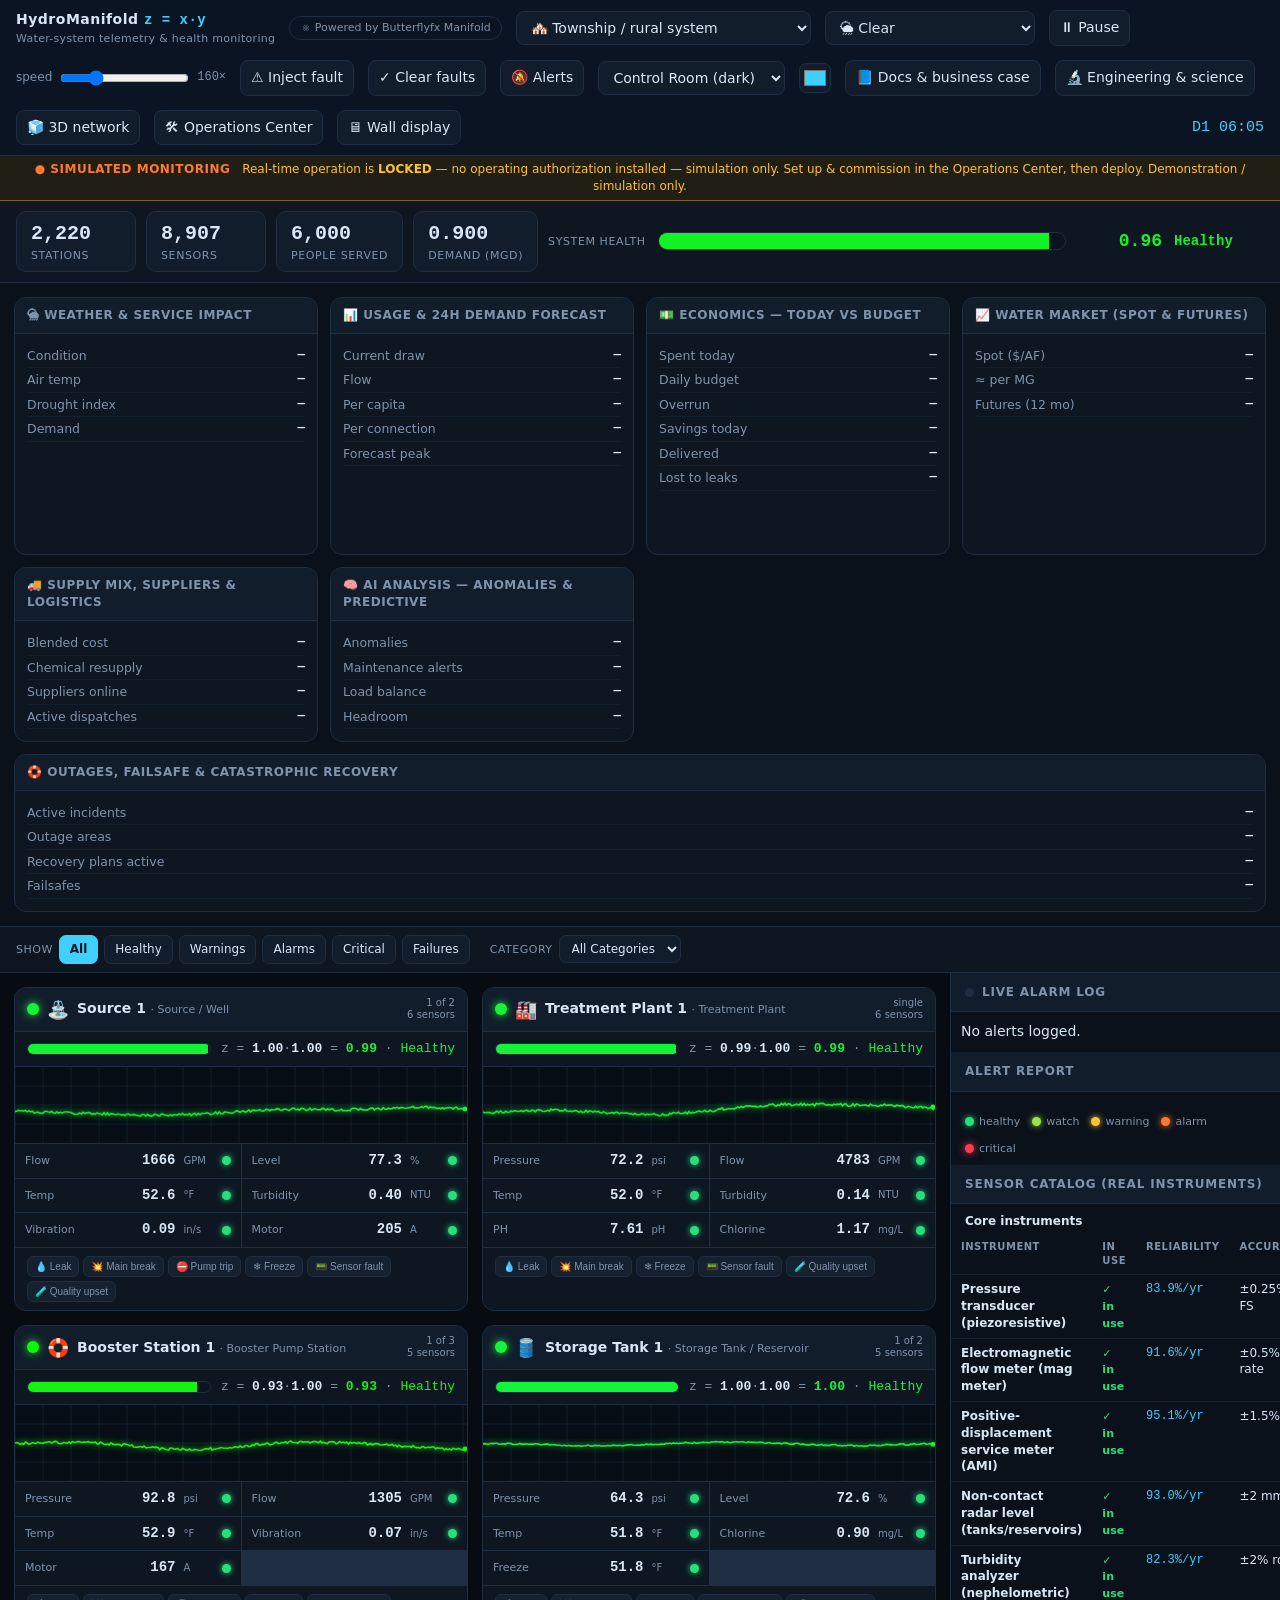
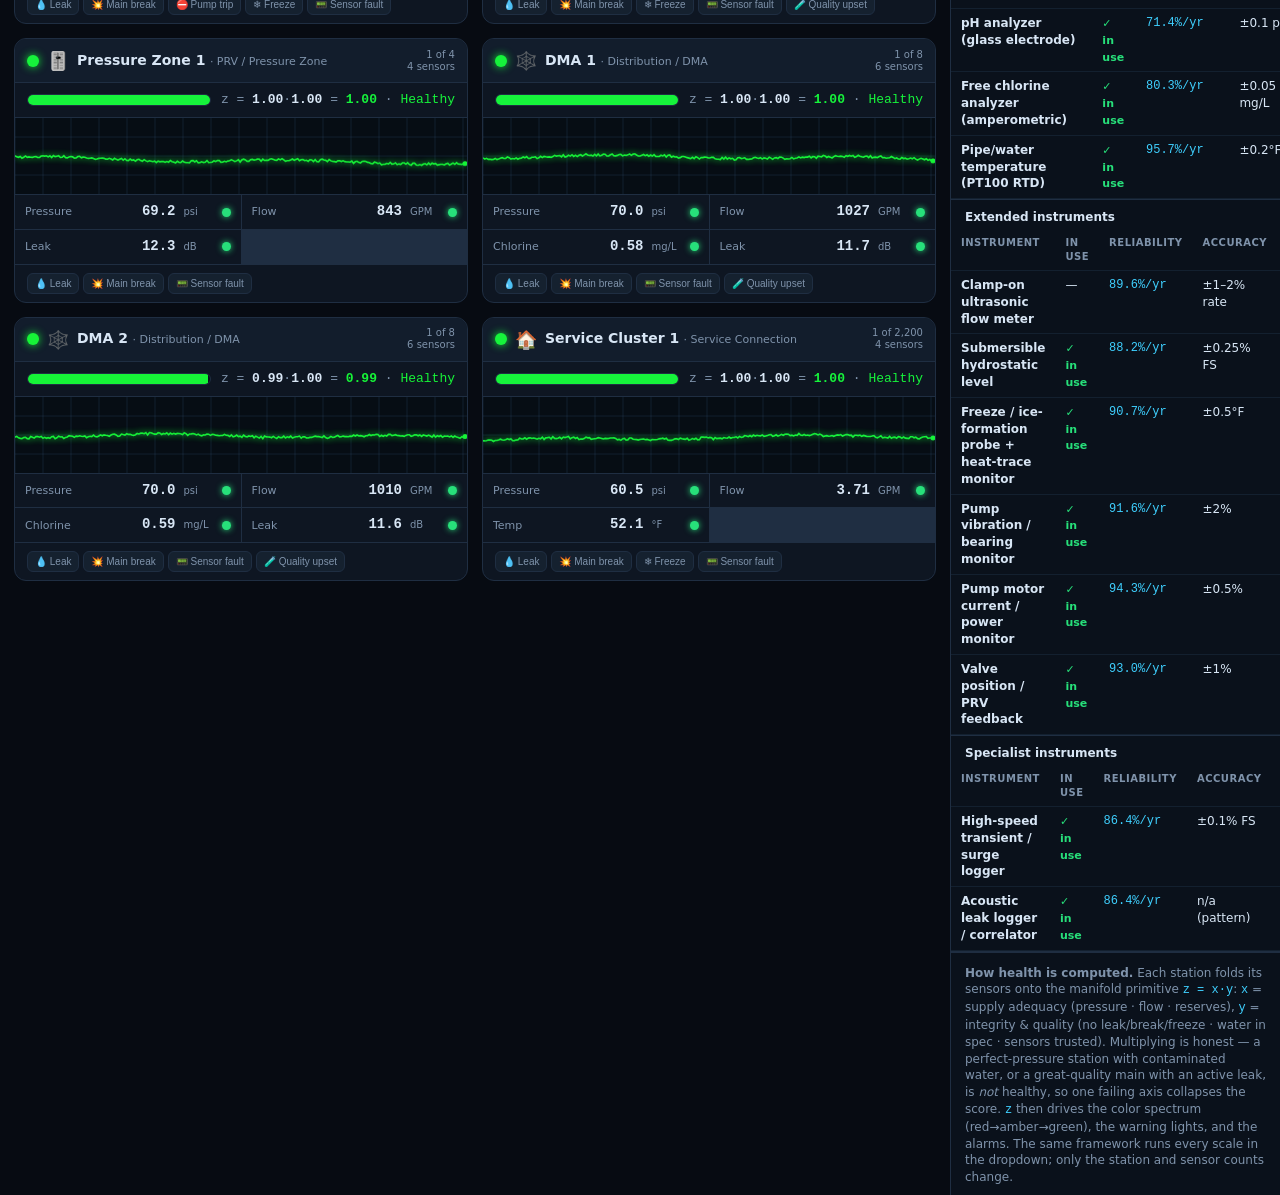
<file: index.html>
<!DOCTYPE html>
<html lang="en">

<head>
  <meta charset="UTF-8">
  <meta name="viewport" content="width=device-width, initial-scale=1.0">
  <title>HydroManifold — Water System Telemetry &amp; Health Monitoring (z = x·y)</title>
  <meta name="description"
    content="A functional water-system monitoring simulation: real sensors, real alarm bands, EKG-style live monitors, manifold z=x·y health color spectrum, predictive ETAs, and one framework that scales from a single home to a city.">
  <link rel="stylesheet" href="styles.css">
</head>

<body>
  <div class="topbar">
    <div class="brand"><span id="brandname">HydroManifold</span> <span class="eq">z = x·y</span>
      <small>Water-system telemetry &amp; health monitoring</small>
    </div>
    <a class="poweredby" href="platform.html" title="The manifold paradigm — documentation &amp; proofs">⨳ Powered by Butterflyfx Manifold</a>
    <select id="tier" title="Scale"></select>
    <select id="weather" title="Weather scenario"></select>
    <button id="play" title="Pause / resume">⏸ Pause</button>
    <div class="speedwrap">speed
      <input type="range" id="speed" min="20" max="600" step="20" value="160">
      <span id="speedlbl" class="mono">160×</span>
    </div>
    <button id="inject" title="Inject a random fault into a station">⚠ Inject fault</button>
    <button id="clear" title="Clear all injected faults">✓ Clear faults</button>
    <button id="sound" title="Optional audible alerts (off by default)">🔕 Alerts</button>
    <select id="theme" title="Theme — make it yours"></select>
    <input type="color" id="accent" title="Accent color" style="width:32px;height:30px;padding:2px;background:var(--panel2);border:1px solid var(--edge);border-radius:7px;cursor:pointer">
    <a class="navlink" href="docs.html" target="_blank" rel="noopener">📘 Docs &amp; business case</a>
    <a class="navlink" href="engineering.html" target="_blank" rel="noopener">🔬 Engineering &amp; science</a>
    <a class="navlink" href="network3d.html">🧊 3D network</a>
    <a class="navlink" href="platform.html" target="_blank" rel="noopener">🛠 Operations Center</a>
    <button id="wall" title="Wall display (full-screen control-room view)">🖥 Wall display</button>
    <button id="wall-exit" style="display:none">✕ Exit wall</button>
    <div class="spacer"></div>
    <div class="clock mono" id="clock">D1 06:00</div>
  </div>

  <div class="demobar" id="demobar"><span class="simblink">● SIMULATED MONITORING</span> Demonstration &amp; simulation only — not connected to any real water system. Real operations require a licensed copy on your own infrastructure.</div>

  <div class="scalebar">
    <div class="scale-card"><div class="v mono" id="sc-stations">—</div><div class="l">Stations</div></div>
    <div class="scale-card"><div class="v mono" id="sc-sensors">—</div><div class="l">Sensors</div></div>
    <div class="scale-card"><div class="v mono" id="sc-pop">—</div><div class="l">People served</div></div>
    <div class="scale-card"><div class="v mono" id="sc-demand">—</div><div class="l">Demand (MGD)</div></div>
    <div class="sys-health">
      <div style="font-size:11px;color:var(--muted);text-transform:uppercase;letter-spacing:.6px">System health</div>
      <div class="bar"><div class="fill" id="sys-fill"></div></div>
      <div class="z mono" id="sys-z">—</div>
      <div id="sys-status" class="mono" style="min-width:90px;font-weight:700">—</div>
    </div>
  </div>

  <section class="ops" id="ops">
    <div class="opscard"><h4>🌦 Weather &amp; service impact</h4><div class="opbody" id="op-weather"></div></div>
    <div class="opscard"><h4>📊 Usage &amp; 24h demand forecast</h4><div class="opbody" id="op-usage"></div><canvas class="opforecast" id="op-forecast"></canvas></div>
    <div class="opscard"><h4>💵 Economics — today vs budget</h4><div class="opbody" id="op-econ"></div></div>
    <div class="opscard"><h4>📈 Water market (spot &amp; futures)</h4><div class="opbody" id="op-market"></div></div>
    <div class="opscard"><h4>🚚 Supply mix, suppliers &amp; logistics</h4><div class="opbody" id="op-supply"></div></div>
    <div class="opscard"><h4>🧠 AI analysis — anomalies &amp; predictive</h4><div class="opbody" id="op-ai"></div></div>
    <div class="opscard wide"><h4>🛟 Outages, failsafe &amp; catastrophic recovery</h4><div class="opbody" id="op-recovery"></div></div>
  </section>

  <div class="critbanner" id="critbanner"></div>

  <div class="filterbar" id="filterbar">
    <span class="flt-lbl">Show</span>
    <button class="fbtn on" data-status="all">All</button>
    <button class="fbtn" data-status="healthy">Healthy</button>
    <button class="fbtn" data-status="warning">Warnings</button>
    <button class="fbtn" data-status="alarm">Alarms</button>
    <button class="fbtn" data-status="critical">Critical</button>
    <button class="fbtn" data-status="failures">Failures</button>
    <span class="flt-lbl" style="margin-left:14px">Category</span>
    <select id="flt-cat"></select>
    <span class="warnack" id="warnack"></span>
  </div>

  <div class="wrap">
    <div class="stations" id="stations"></div>

    <aside class="side">
      <h3><span class="alarm-blink" id="alarm-blink"></span>Live alarm log</h3>
      <div class="alarms" id="alarms"></div>

      <h3>Alert report</h3>
      <div class="alertreport" id="alertreport"></div>

      <div class="legend">
        <span><i class="dot s-healthy"></i>healthy</span>
        <span><i class="dot s-watch"></i>watch</span>
        <span><i class="dot s-warning"></i>warning</span>
        <span><i class="dot s-alarm"></i>alarm</span>
        <span><i class="dot s-critical"></i>critical</span>
      </div>

      <h3>Sensor catalog (real instruments)</h3>
      <div class="catalog" id="catalog"></div>

      <div class="explain">
        <b>How health is computed.</b> Each station folds its sensors onto the manifold
        primitive <code>z = x·y</code>: <code>x</code> = supply adequacy (pressure · flow · reserves),
        <code>y</code> = integrity &amp; quality (no leak/break/freeze · water in spec · sensors trusted).
        Multiplying is honest — a perfect-pressure station with contaminated water, or a great-quality main
        with an active leak, is <i>not</i> healthy, so one failing axis collapses the score. <code>z</code>
        then drives the color spectrum (red→amber→green), the warning lights, and the alarms. The same
        framework runs every scale in the dropdown; only the station and sensor counts change.
      </div>
    </aside>
  </div>

  <div class="detail-overlay" id="detail">
    <div class="detail-card">
      <div class="detail-head">
        <div><div class="detail-title" id="detail-title"></div><div class="note" id="detail-sub"></div></div>
        <div class="detail-z mono" id="detail-z"></div>
        <button class="detail-x" id="detail-x" title="Close">✕</button>
      </div>
      <div class="detail-body" id="detail-body"></div>
    </div>
  </div>

  <script src="theme.js"></script>
  <script src="license.js"></script>
  <script src="deploy.js"></script>
  <script src="platform/people.js"></script>
  <script src="sensors.js"></script>
  <script src="manifold.js"></script>
  <script src="topology.js"></script>
  <script src="engine.js"></script>
  <script src="weather.js"></script>
  <script src="forecast.js"></script>
  <script src="analysis.js"></script>
  <script src="economics.js"></script>
  <script src="ops.js"></script>
  <script src="app.js"></script>
</body>

</html>
</file>
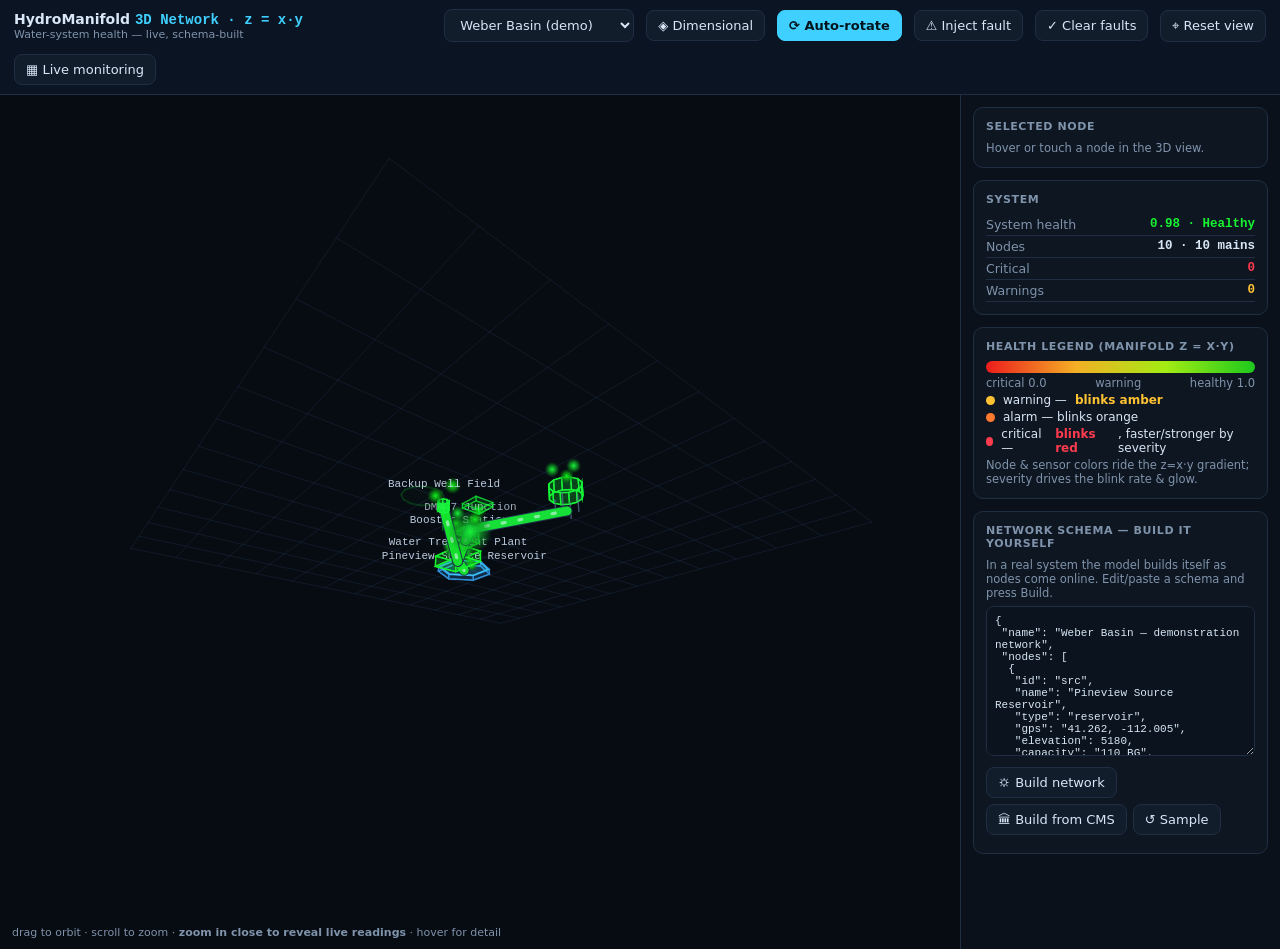
<file: network3d.html>
<!DOCTYPE html>
<html lang="en">
<head>
<meta charset="UTF-8"><meta name="viewport" content="width=device-width,initial-scale=1">
<meta name="robots" content="index,follow">
<title>The Conduit — 3D Water-Network Health</title>
<style>
:root{--bg:#070b12;--panel:#0e1622;--panel2:#121d2c;--edge:#1f2e42;--txt:#d8e6f5;--mut:#7f93ab;--acc:#3fd0ff;--ok:#27e07a;--warn:#ffc233;--alarm:#ff7a2f;--crit:#ff3b4e}
*{box-sizing:border-box}html,body{margin:0;height:100%}body{background:var(--bg);color:var(--txt);font-family:"Segoe UI",system-ui,sans-serif;font-size:14px;overflow:hidden}
.top{display:flex;align-items:center;gap:12px;flex-wrap:wrap;padding:9px 14px;background:#0b1422;border-bottom:1px solid var(--edge)}
.brand{font-weight:800}.brand .eq{color:var(--acc);font-family:ui-monospace,monospace}.brand small{display:block;font-weight:400;color:var(--mut);font-size:11px}
.btn{background:var(--panel2);color:var(--txt);border:1px solid var(--edge);border-radius:8px;padding:7px 11px;font:inherit;font-size:13px;cursor:pointer;text-decoration:none}
.btn:hover{border-color:var(--acc)}.btn.on{background:var(--acc);color:#04141d;font-weight:700;border-color:var(--acc)}
.spacer{flex:1}
.layout{display:grid;grid-template-columns:1fr 320px;height:calc(100% - 46px)}
@media(max-width:820px){.layout{grid-template-columns:1fr}}
#stage{position:relative;background:radial-gradient(ellipse at 50% 30%,#0c1726,#070b12)}
#net{width:100%;height:100%;display:block;cursor:grab}#net:active{cursor:grabbing}
.hint{position:absolute;left:12px;bottom:10px;color:var(--mut);font-size:11px;pointer-events:none}
.side{border-left:1px solid var(--edge);background:#0a111b;overflow:auto;padding:12px}
@media(max-width:820px){.side{border-left:none;border-top:1px solid var(--edge)}}
.card{background:var(--panel);border:1px solid var(--edge);border-radius:10px;padding:12px;margin-bottom:12px}
.card h3{margin:0 0 8px;font-size:11px;text-transform:uppercase;letter-spacing:.6px;color:var(--mut)}
.kv{display:flex;justify-content:space-between;gap:8px;padding:3px 0;border-bottom:1px solid var(--edge);font-size:12.5px}.kv .k{color:var(--mut)}.kv .v{font-family:ui-monospace,monospace;font-weight:700}
.bar{display:flex;gap:6px;flex-wrap:wrap}
.legrow{display:flex;align-items:center;gap:8px;font-size:12px;margin:3px 0}.sw{width:26px;height:10px;border-radius:3px}
.dot{display:inline-block;width:9px;height:9px;border-radius:50%}
.grad{height:12px;border-radius:6px;background:linear-gradient(90deg,hsl(0,85%,52%),hsl(40,90%,55%),hsl(80,85%,50%),hsl(120,75%,45%))}
textarea{width:100%;height:150px;background:#0a131e;color:var(--txt);border:1px solid var(--edge);border-radius:8px;padding:8px;font-family:ui-monospace,monospace;font-size:11px}
.note{color:var(--mut);font-size:11.5px}.sensors span{display:inline-block;font-family:ui-monospace,monospace;font-size:11px;border:1px solid var(--edge);border-radius:5px;padding:1px 6px;margin:2px 2px 0 0}
/* ── Dimensional navigator (recursive thing → parts) ── */
.dim-overlay{position:absolute;inset:0;z-index:20;background:radial-gradient(ellipse at 50% 42%,rgba(12,24,40,.94),rgba(5,9,16,.97));backdrop-filter:blur(2px);overflow:hidden;animation:dimIn .3s ease}
@keyframes dimIn{from{opacity:0}to{opacity:1}}
.dim-bar{position:absolute;top:0;left:0;right:0;display:flex;align-items:center;gap:8px;padding:10px 14px;font-size:12px;flex-wrap:wrap}
.dim-crumb{font-family:ui-monospace,monospace;opacity:.9}.dim-crumb.link{cursor:pointer;opacity:.65}.dim-crumb.link:hover{opacity:1;text-decoration:underline}.dim-crumb.here{font-weight:700}
.dim-sep{color:var(--mut)}.dim-spacer{flex:1}
.dim-btn{cursor:pointer;border:1px solid var(--edge);border-radius:7px;padding:4px 9px;color:var(--txt);background:rgba(18,29,44,.7);font-size:12px}.dim-btn:hover{border-color:var(--acc)}
.dim-stage{position:absolute;inset:0;top:42px}
.dim-thing{position:absolute;left:50%;top:50%;transform:translate(-50%,-50%);transition:transform .34s cubic-bezier(.2,.8,.2,1),opacity .3s ease;will-change:transform,opacity}
.dim-center{width:min(330px,76%);background:linear-gradient(180deg,rgba(16,28,44,.96),rgba(10,18,30,.96));border:1px solid var(--c);border-radius:16px;padding:16px 18px;box-shadow:0 0 0 1px rgba(0,0,0,.4),0 0 38px -6px var(--c);cursor:pointer}
.dim-center.dim-open{box-shadow:0 0 0 1px rgba(0,0,0,.4),0 0 22px -10px var(--c)}
.dim-part{width:132px;background:rgba(13,22,35,.96);border:1px solid var(--c);border-radius:12px;padding:9px 11px;cursor:pointer;box-shadow:0 0 18px -8px var(--c)}
.dim-part:hover{background:rgba(20,33,50,.98);box-shadow:0 0 22px -6px var(--c)}
.dim-kind{font-size:9.5px;letter-spacing:.7px;text-transform:uppercase;color:var(--mut)}
.dim-center .dim-label{font-size:18px;font-weight:800;margin:2px 0 8px;color:#eaf3fc}
.dim-part .dim-label{font-size:12.5px;font-weight:700;color:#dcebf9}
.dim-facts{border-top:1px solid var(--edge);padding-top:6px}
.dim-row{display:flex;justify-content:space-between;gap:10px;font-family:ui-monospace,monospace;font-size:12px;padding:2px 0}.dim-row .k{color:var(--mut)}.dim-row .v{color:#dcebf9;font-weight:600}
.dim-hint{margin-top:9px;font-size:10.5px;color:var(--mut);text-align:center}
.dim-sub{font-family:ui-monospace,monospace;font-size:11px;color:var(--c);margin-top:3px}
.dim-more{position:absolute;top:6px;right:9px;color:var(--mut);font-size:12px;letter-spacing:1px}
.dim-rise{z-index:5}
.dim-atomic{animation:dimShake .32s}
@keyframes dimShake{0%,100%{transform:translate(-50%,-50%) scale(1)}25%{transform:translate(-52%,-50%) scale(1)}75%{transform:translate(-48%,-50%) scale(1)}}
.dim-open-hint{position:absolute;left:0;right:0;bottom:14px;text-align:center;color:var(--mut);font-size:11px}
</style>
</head>
<body>
<div class="top">
  <div class="brand"><span id="brandname">HydroManifold</span> <span class="eq">3D Network · z = x·y</span><small>Water-system health — live, schema-built</small></div>
  <span class="spacer"></span>
  <select class="btn" id="system" title="Kind of system to simulate and 3D-diagram">
    <option value="sample">Weber Basin (demo)</option>
    <option value="municipal">Municipal water</option>
    <option value="dam">Dam &amp; reservoir</option>
    <option value="treatment">Water treatment plant</option>
    <option value="sewer">Sewer / wastewater</option>
    <option value="skyscraper">Skyscraper</option>
    <option value="factory">Factory</option>
  </select>
  <button class="btn" id="dim" title="Dimensional drill-down — one thing reveals its parts, click a part to dive in">◈ Dimensional</button>
  <button class="btn on" id="rot">⟳ Auto-rotate</button>
  <button class="btn" id="inject">⚠ Inject fault</button>
  <button class="btn" id="clear">✓ Clear faults</button>
  <button class="btn" id="reset">⌖ Reset view</button>
  <a class="btn" href="index.html">▦ Live monitoring</a>
</div>
<div class="layout">
  <div id="stage"><canvas id="net"></canvas><div class="hint">drag to orbit · scroll to zoom · <b>zoom in close to reveal live readings</b> · hover for detail</div></div>
  <div class="side">
    <div class="card"><h3>Selected node</h3><div id="info"><div class="note">Hover or touch a node in the 3D view.</div></div></div>
    <div class="card"><h3>System</h3><div id="sys"></div></div>
    <div class="card"><h3>Health legend (manifold z = x·y)</h3>
      <div class="grad"></div><div class="legrow note" style="justify-content:space-between"><span>critical 0.0</span><span>warning</span><span>healthy 1.0</span></div>
      <div class="legrow"><span class="dot" style="background:var(--warn);animation:none"></span> warning — <b style="color:var(--warn)">blinks amber</b></div>
      <div class="legrow"><span class="dot" style="background:var(--alarm)"></span> alarm — blinks orange</div>
      <div class="legrow"><span class="dot" style="background:var(--crit)"></span> critical — <b style="color:var(--crit)">blinks red</b>, faster/stronger by severity</div>
      <div class="note">Node &amp; sensor colors ride the z=x·y gradient; severity drives the blink rate &amp; glow.</div>
    </div>
    <div class="card"><h3>Network schema — build it yourself</h3>
      <div class="note" style="margin-bottom:6px">In a real system the model builds itself as nodes come online. Edit/paste a schema and press Build.</div>
      <textarea id="schema" spellcheck="false"></textarea>
      <div class="bar" style="margin-top:8px"><button class="btn" id="build">⛭ Build network</button><button class="btn" id="cms">🏛 Build from CMS</button><button class="btn" id="sample">↺ Sample</button></div>
      <div class="note" id="schemaMsg" style="margin-top:6px"></div>
    </div>
  </div>
</div>

<script src="theme.js"></script>
<script src="sensors.js"></script>
<script src="manifold.js"></script>
<script src="topology.js"></script>
<script src="engine.js"></script>
<script src="platform/seal.js"></script>
<script src="platform/registry.js"></script>
<script src="platform/schemas.js"></script>
<script src="network.js"></script>
<script src="net3d.js"></script>
<script src="dimensional.js"></script>
<script>
(function () {
  var $ = function (id) { return document.getElementById(id); };
  if (window.HM_THEME) window.HM_THEME.applyBrand();
  var MAN = window.HM_MANIFOLD, E = window.HM_ENGINE, TOP = window.HM_TOPOLOGY;

  // ── live simulator drives real-time sensor health ──
  var sim = new E.Simulator(TOP.buildTopology('city'), { speed: 220 });
  for (var i = 0; i < 200; i++) sim.tick(16);
  setInterval(function () { for (var i = 0; i < 6; i++) sim.tick(40); }, 700);

  var SENSOR_MEASURE = { pressure_transducer: 'pressure', pressure_transient: 'pressure', mag_flow: 'flow', ultrasonic_flow: 'flow', pd_meter: 'flow', radar_level: 'level', submersible_level: 'level', turbidity: 'turbidity', ph: 'ph', chlorine_residual: 'chlorine', temperature_rtd: 'temperature', freeze_probe: 'temperature', motor_current: 'current', pump_vibration: 'vibration', valve_position: 'position', acoustic_leak: 'leak' };
  var STATUS_Z = { healthy: 0.95, watch: 0.72, warning: 0.5, alarm: 0.3, critical: 0.1 };
  function stationFor(node) { return sim.stations[(node.station || 0) % sim.stations.length]; }
  function statusFn(node) { return stationFor(node).health.z; }
  function sensorFn(node, sid) { var st = stationFor(node), m = SENSOR_MEASURE[sid], r = st && st.readings && st.readings[m]; if (r && r.status && STATUS_Z[r.status] != null) return STATUS_Z[r.status]; return st ? st.health.z : 0.9; }
  // REAL live reading for a sensor (value + unit + status) — fed to the 3D LOD, never synthesized
  function readingFn(node, sid) { var st = stationFor(node), m = SENSOR_MEASURE[sid], r = st && st.readings && st.readings[m]; if (!r) return null; return { value: r.value, unit: r.unit, status: r.status, untrusted: r.untrusted }; }

  function fmt(v) { return Math.abs(v) >= 100 ? v.toFixed(0) : Math.abs(v) >= 10 ? v.toFixed(1) : v.toFixed(2); }
  function onHover(node) {
    if (!node) return;
    var st = stationFor(node), z = st.health.z, status = MAN.statusForHealth(z), col = MAN.colorForHealth(z);
    var rows = '<div class="kv"><span class="k">Node</span><span class="v">' + node.name + '</span></div>' +
      '<div class="kv"><span class="k">Type</span><span class="v">' + node.type.replace('_', ' ') + '</span></div>' +
      (node.capacity ? '<div class="kv"><span class="k">Capacity</span><span class="v">' + node.capacity + '</span></div>' : '') +
      '<div class="kv"><span class="k">Health z=x·y</span><span class="v" style="color:' + col + '">' + z.toFixed(2) + ' · ' + status.label + '</span></div>';
    var s = (node.sensors || []).map(function (sid) { var sz = sensorFn(node, sid); return '<span style="border-color:' + MAN.colorForHealth(sz) + ';color:' + MAN.colorForHealth(sz) + '">' + sid + '</span>'; }).join('');
    $('info').innerHTML = rows + '<div class="note" style="margin:6px 0 2px">Sensors (' + (node.sensors || []).length + ')</div><div class="sensors">' + s + '</div>';
  }

  // ── Dimensional navigator: every "thing" reveals its REAL parts (system → nodes → sensors → live reading + thresholds) ──
  var DIM = window.HM_DIM.create({ mount: $('stage') });
  function fT(v) { return v == null ? '—' : Math.abs(v) >= 100 ? v.toFixed(0) : Math.abs(v) >= 10 ? v.toFixed(1) : v.toFixed(2); }
  function leafThing(label, val, color) { return { id: label + '|' + val, label: label, kind: 'threshold', color: color || '#9fb4cb', facts: [['value', val]], parts: null }; }
  function bandParts(measure) {
    var b = window.HM_ENGINE.BANDS[measure]; if (!b) return []; var u = b.unit || '', P = [];
    if (b.good) P.push(leafThing('good range', b.good[0] + '–' + b.good[1] + ' ' + u, '#27e07a'));
    var warn = [b.warnLo, b.warnHi].filter(function (x) { return x != null; }); if (warn.length) P.push(leafThing('warning', warn.join(' / ') + ' ' + u, '#ffc233'));
    var al = [b.alarmLo, b.alarmHi].filter(function (x) { return x != null; }); if (al.length) P.push(leafThing('alarm', al.join(' / ') + ' ' + u, '#ff7a2f'));
    if (b.critLo != null) P.push(leafThing('critical', '< ' + b.critLo + ' ' + u, '#ff3b4e'));
    return P;
  }
  function sensorThing(node, sid) {
    var m = SENSOR_MEASURE[sid], rd = readingFn(node, sid), col = MAN.colorForHealth(sensorFn(node, sid)), bands = bandParts(m);
    return { id: node.id + ':' + sid, label: sid.replace(/_/g, ' '), kind: 'sensor', color: col,
      facts: [['measure', m || '—'], ['reading', rd ? fT(rd.value) + (rd.unit || '') : '—'], ['status', rd ? rd.status : '—']],
      parts: bands.length ? function () { return bandParts(m); } : null };
  }
  function nodeThing(node) {
    var z = statusFn(node), col = MAN.colorForHealth(z), st = MAN.statusForHealth(z);
    var facts = [['type', String(node.type).replace('_', ' ')], ['health', z.toFixed(2) + ' · ' + st.label]];
    if (node.capacity) facts.push(['capacity', String(node.capacity)]);
    if (node.elevation != null) facts.push(['elevation', node.elevation + ' ft']);
    if (node.gps) facts.push(['gps', String(node.gps)]);
    return { id: node.id, label: node.name, kind: String(node.type).replace('_', ' '), color: col, facts: facts,
      parts: (node.sensors && node.sensors.length) ? function () { return node.sensors.map(function (sid) { return sensorThing(node, sid); }); } : null };
  }
  function systemThing() {
    var agg = sim.aggregate(), col = MAN.colorForHealth(agg.z), st = MAN.statusForHealth(agg.z), N = window.HM_NETWORK.SAMPLE;
    return { id: '__system', label: N.name || 'Water system', kind: 'system', color: col,
      facts: [['health', agg.z.toFixed(2) + ' · ' + st.label], ['nodes', N.nodes.length], ['mains', N.pipes.length]],
      parts: function () { return N.nodes.map(nodeThing); } };
  }

  var net = new HM_NET3D.Net3D($('net'), window.HM_NETWORK.SAMPLE, { statusFn: statusFn, sensorFn: sensorFn, readingFn: readingFn, onHover: onHover, onSelect: function (node) { DIM.open(nodeThing(node)); } });

  // system summary refresh
  setInterval(function () {
    var agg = sim.aggregate(), col = MAN.colorForHealth(agg.z), st = MAN.statusForHealth(agg.z);
    var crit = 0, warn = 0; window.HM_NETWORK.SAMPLE.nodes.forEach(function (n) { var t = MAN.statusForHealth(statusFn(n)).tier; if (t === 'critical') crit++; else if (t === 'warning' || t === 'alarm') warn++; });
    $('sys').innerHTML = '<div class="kv"><span class="k">System health</span><span class="v" style="color:' + col + '">' + agg.z.toFixed(2) + ' · ' + st.label + '</span></div>' +
      '<div class="kv"><span class="k">Nodes</span><span class="v">' + window.HM_NETWORK.SAMPLE.nodes.length + ' · ' + window.HM_NETWORK.SAMPLE.pipes.length + ' mains</span></div>' +
      '<div class="kv"><span class="k">Critical</span><span class="v" style="color:var(--crit)">' + crit + '</span></div>' +
      '<div class="kv"><span class="k">Warnings</span><span class="v" style="color:var(--warn)">' + warn + '</span></div>';
  }, 600);

  // controls
  $('dim').addEventListener('click', function () { DIM.open(systemThing()); });
  $('rot').addEventListener('click', function () { this.classList.toggle('on'); net.setAutorotate(this.classList.contains('on')); });
  $('reset').addEventListener('click', function () { net.reset(); });
  // pick the kind of system to simulate — rebuilds the 3D diagram from a preset
  $('system').addEventListener('change', function () {
    var net2 = window.HM_NETWORK.getPreset($('system').value);
    window.HM_NETWORK.SAMPLE = net2;
    net.setNetwork(net2);
    net.reset();
    $('schema').value = JSON.stringify(net2, null, 1);
    $('schemaMsg').innerHTML = '<span style="color:var(--ok)">✓ ' + (net2.name || '') + ' · ' + net2.nodes.length + ' nodes</span>';
  });
  $('inject').addEventListener('click', function () { var nodes = window.HM_NETWORK.SAMPLE.nodes; var n = nodes[Math.floor(Math.random() * nodes.length)]; var st = stationFor(n); var types = ['leak', 'break', 'freeze', 'pump_trip', 'sensor', 'quality']; sim.injectFault(st.id, types[Math.floor(Math.random() * types.length)]); });
  $('clear').addEventListener('click', function () { sim.clearFaults(); });

  // schema editor
  $('schema').value = JSON.stringify(window.HM_NETWORK.SAMPLE, null, 1);
  $('sample').addEventListener('click', function () { $('schema').value = JSON.stringify(window.HM_NETWORK.SAMPLE, null, 1); $('schemaMsg').textContent = ''; });
  $('build').addEventListener('click', function () {
    try { var parsed = JSON.parse($('schema').value); if (!parsed.nodes || !parsed.pipes) throw new Error('need { nodes:[], pipes:[] }'); window.HM_NETWORK.SAMPLE = parsed; net.setNetwork(parsed); $('schemaMsg').innerHTML = '<span style="color:var(--ok)">✓ built ' + parsed.nodes.length + ' nodes · ' + parsed.pipes.length + ' pipes — watch them come online</span>'; }
    catch (e) { $('schemaMsg').innerHTML = '<span style="color:var(--crit)">✗ ' + e.message + '</span>'; }
  });
  // build the 3D model straight from the CMS "Water Supplies" collection (GPS + elevation)
  $('cms').addEventListener('click', function () {
    try {
      var KEY = 'theconduit-hm-seal';
      var base = { get: function (k) { return localStorage.getItem(k); }, set: function (k, v) { localStorage.setItem(k, v); } };
      var store = window.HMP_SEAL.encryptedStore(base, KEY);
      var reg = new window.HMP_REGISTRY.Registry({ ns: 'hmpv3', store: store });
      window.HMP_SCHEMAS.COLLECTIONS.forEach(function (c) { reg.define(c); });
      var net2 = window.HM_NETWORK.fromSupplies(reg.list('water_supplies'));
      if (!net2.nodes.length) throw new Error('no geo-located supplies in the CMS yet — add GPS + elevation in the Operations Center');
      window.HM_NETWORK.SAMPLE = net2; net.setNetwork(net2); $('schema').value = JSON.stringify(net2, null, 1);
      $('schemaMsg').innerHTML = '<span style="color:var(--ok)">✓ built ' + net2.nodes.length + ' nodes from CMS water supplies (GPS + elevation)</span>';
    } catch (e) { $('schemaMsg').innerHTML = '<span style="color:var(--crit)">✗ ' + e.message + '</span>'; }
  });
})();
</script>
</body>
</html>
</file>
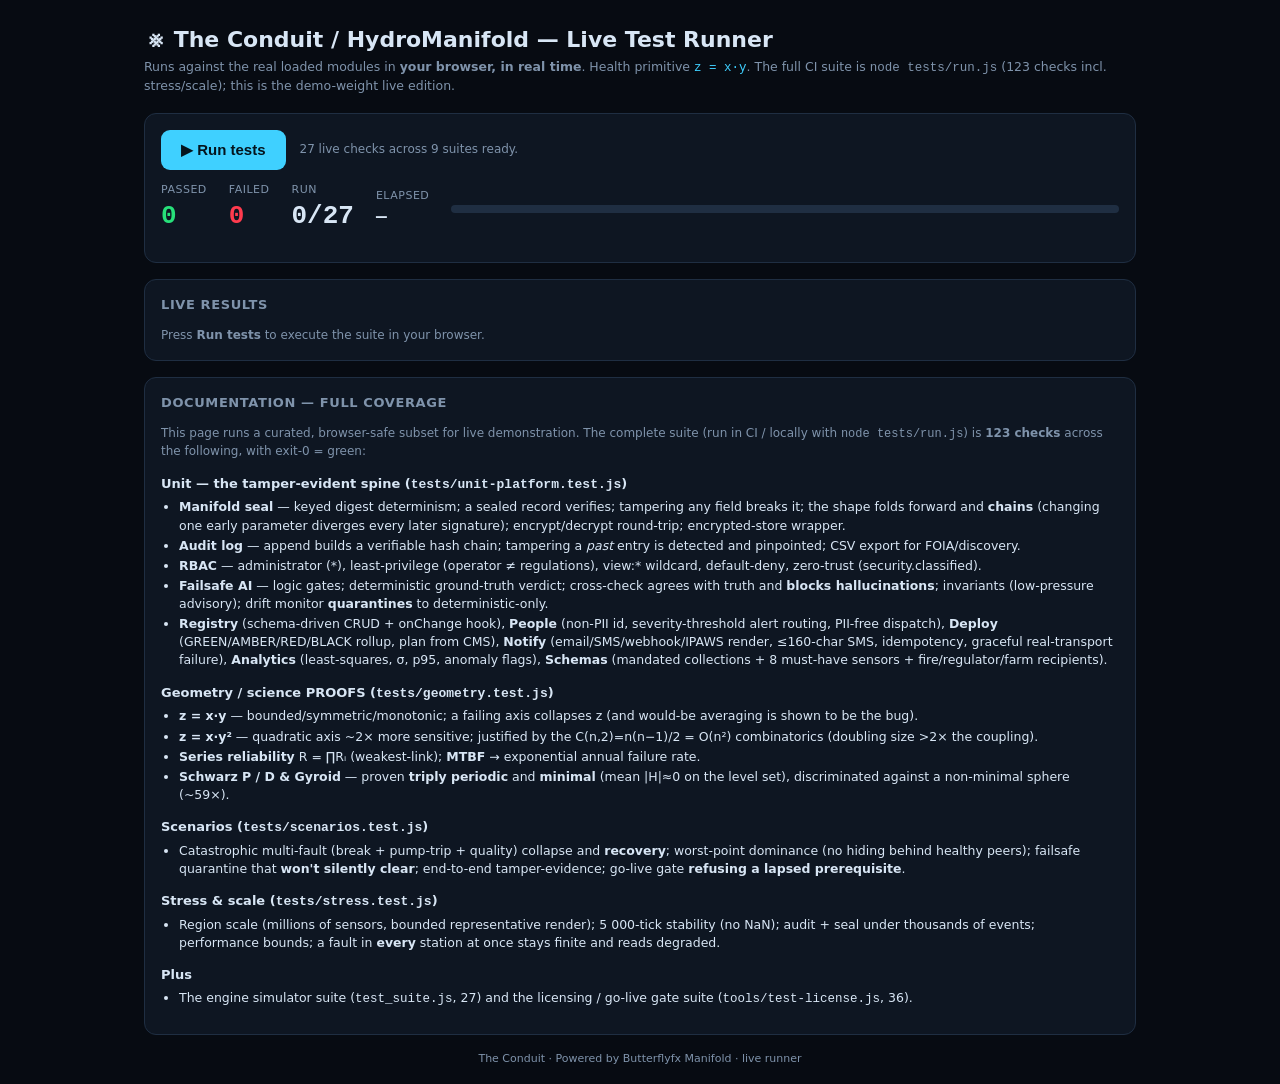
<file: testreport.html>
<!DOCTYPE html>
<html lang="en">
<head>
<meta charset="UTF-8"><meta name="viewport" content="width=device-width,initial-scale=1">
<meta name="robots" content="index,follow">
<title>The Conduit — Live Test Runner</title>
<style>
:root{--bg:#070b12;--panel:#0e1622;--panel2:#121d2c;--edge:#1f2e42;--txt:#d8e6f5;--mut:#7f93ab;--acc:#3fd0ff;--ok:#27e07a;--warn:#ffc233;--bad:#ff3b4e}
*{box-sizing:border-box}body{margin:0;background:var(--bg);color:var(--txt);font-family:"Segoe UI",system-ui,sans-serif;font-size:14px;line-height:1.45}
.wrap{max-width:1040px;margin:0 auto;padding:24px}
h1{font-size:22px;margin:0 0 2px}.sub{color:var(--mut);font-size:12.5px;margin-bottom:18px}.eq{color:var(--acc);font-family:ui-monospace,monospace}
.card{background:var(--panel);border:1px solid var(--edge);border-radius:12px;padding:16px;margin-bottom:16px}
.card h2{font-size:13px;text-transform:uppercase;letter-spacing:.6px;color:var(--mut);margin:0 0 12px}
.bar{display:flex;align-items:center;gap:14px;flex-wrap:wrap}
button{background:var(--acc);color:#04141d;border:0;border-radius:9px;padding:11px 20px;font-size:15px;font-weight:800;cursor:pointer}
button:disabled{opacity:.55;cursor:default}
.btn2{background:var(--panel2);color:var(--txt);border:1px solid var(--edge);font-weight:600;font-size:13px;padding:9px 14px}
.counters{display:flex;gap:22px;align-items:center;flex-wrap:wrap}
.counters .k{font-size:11px;text-transform:uppercase;letter-spacing:.5px;color:var(--mut)}
.counters .v{font-size:26px;font-weight:800;font-family:ui-monospace,monospace}
.prog{height:8px;background:var(--edge);border-radius:5px;overflow:hidden;flex:1;min-width:160px}
.progfill{height:100%;width:0;background:var(--ok);transition:width .15s}
.suite{margin-bottom:10px}
.suite-h{font-size:12px;text-transform:uppercase;letter-spacing:.5px;color:var(--acc);border-bottom:1px solid var(--edge);padding:6px 0 4px;margin-bottom:2px}
.trow{display:flex;align-items:center;gap:10px;padding:4px 0;font-size:13px;border-bottom:1px solid #10192683;animation:fade .25s}
@keyframes fade{from{opacity:0;transform:translateY(-2px)}to{opacity:1}}
.trow .ic{width:16px;text-align:center;font-weight:800}.trow.ok .ic{color:var(--ok)}.trow.bad .ic{color:var(--bad)}
.trow .tn{flex:1}.trow .tm{color:var(--mut);font-family:ui-monospace,monospace;font-size:11px}
.tf{flex-basis:100%;color:var(--bad);font-family:ui-monospace,monospace;font-size:11px;padding:2px 0 2px 26px}
.pill{display:inline-block;padding:2px 10px;border-radius:20px;font-weight:800;font-size:13px}
.pill.ok{background:rgba(39,224,122,.16);color:var(--ok)}.pill.bad{background:rgba(255,59,78,.16);color:var(--bad)}
table{width:100%;border-collapse:collapse;font-size:12.5px}td,th{text-align:left;padding:5px 8px;border-bottom:1px solid var(--edge)}th{color:var(--mut);font-weight:600;font-size:11px;text-transform:uppercase}
.mono{font-family:ui-monospace,Consolas,monospace}
.b-row{display:flex;align-items:center;gap:8px;margin:3px 0;font-size:12px}.b-lab{width:210px;color:var(--mut);font-family:ui-monospace,monospace}.b-bar{height:14px;border-radius:3px;background:var(--acc)}.b-val{font-family:ui-monospace,monospace}
.chip{display:inline-block;font-family:ui-monospace,monospace;font-size:11px;background:#0a1420;border:1px solid var(--edge);border-radius:5px;padding:2px 6px;color:var(--acc)}.chip.div{background:#3a1620;color:#ff8a9a;border-color:var(--bad)}.arr{color:var(--mut);margin:0 3px}
.note{color:var(--mut);font-size:12px}.ok{color:var(--ok)}.bad{color:var(--bad)}
.doc h3{font-size:13px;margin:14px 0 4px;color:var(--txt)}.doc ul{margin:4px 0 10px;padding-left:18px}.doc li{margin:2px 0;font-size:12.5px}
.foot{color:var(--mut);font-size:11px;text-align:center;margin-top:10px}
.hidden{display:none}
</style>
</head>
<body><div class="wrap">
<h1>⨳ The Conduit / HydroManifold — Live Test Runner</h1>
<div class="sub">Runs against the real loaded modules in <b>your browser, in real time</b>. Health primitive <span class="eq">z = x·y</span>. The full CI suite is <span class="mono">node tests/run.js</span> (123 checks incl. stress/scale); this is the demo-weight live edition.</div>

<div class="card">
  <div class="bar" style="margin-bottom:12px"><button id="runbtn">▶ Run tests</button><span id="status" class="note">Loading modules…</span></div>
  <div class="counters">
    <div><div class="k">Passed</div><div class="v ok" id="c-pass">0</div></div>
    <div><div class="k">Failed</div><div class="v bad" id="c-fail">0</div></div>
    <div><div class="k">Run</div><div class="v" id="c-run">0/0</div></div>
    <div><div class="k">Elapsed</div><div class="v" id="c-time" style="font-size:18px">—</div></div>
    <div class="prog"><div class="progfill" id="prog"></div></div>
  </div>
  <div id="summary" style="margin-top:10px"></div>
</div>

<div class="card"><h2>Live results</h2><div id="results"><div class="note">Press <b>Run tests</b> to execute the suite in your browser.</div></div></div>

<div class="card hidden" id="bench-card"><h2>Benchmarks — throughput in your browser</h2><div id="bench"></div><div class="note" id="bench-note"></div></div>

<div class="card hidden" id="geo-card"><h2>Geometry proof — TPMS minimal surfaces (mean curvature |H|)</h2><div id="geo"></div>
  <div class="note">Computed live by finite differences on the level set. Schwarz P/D &amp; Gyroid are <b>minimal</b> (|H|≈0); the control sphere reads ≈1/R. Refs: Schwarz 1933; Schoen NASA TN D-5541 (1970).</div></div>

<div class="card hidden" id="int-card"><h2>Manifold integrity — shape-fold &amp; tamper-evidence</h2><div id="integ"></div></div>

<div class="card doc"><h2>Documentation — full coverage</h2>
  <div class="note">This page runs a curated, browser-safe subset for live demonstration. The complete suite (run in CI / locally with <span class="mono">node tests/run.js</span>) is <b>123 checks</b> across the following, with exit-0 = green:</div>
  <h3>Unit — the tamper-evident spine (<span class="mono">tests/unit-platform.test.js</span>)</h3>
  <ul>
    <li><b>Manifold seal</b> — keyed digest determinism; a sealed record verifies; tampering any field breaks it; the shape folds forward and <b>chains</b> (changing one early parameter diverges every later signature); encrypt/decrypt round-trip; encrypted-store wrapper.</li>
    <li><b>Audit log</b> — append builds a verifiable hash chain; tampering a <i>past</i> entry is detected and pinpointed; CSV export for FOIA/discovery.</li>
    <li><b>RBAC</b> — administrator (*), least-privilege (operator ≠ regulations), view:* wildcard, default-deny, zero-trust (security.classified).</li>
    <li><b>Failsafe AI</b> — logic gates; deterministic ground-truth verdict; cross-check agrees with truth and <b>blocks hallucinations</b>; invariants (low-pressure advisory); drift monitor <b>quarantines</b> to deterministic-only.</li>
    <li><b>Registry</b> (schema-driven CRUD + onChange hook), <b>People</b> (non-PII id, severity-threshold alert routing, PII-free dispatch), <b>Deploy</b> (GREEN/AMBER/RED/BLACK rollup, plan from CMS), <b>Notify</b> (email/SMS/webhook/IPAWS render, ≤160-char SMS, idempotency, graceful real-transport failure), <b>Analytics</b> (least-squares, σ, p95, anomaly flags), <b>Schemas</b> (mandated collections + 8 must-have sensors + fire/regulator/farm recipients).</li>
  </ul>
  <h3>Geometry / science PROOFS (<span class="mono">tests/geometry.test.js</span>)</h3>
  <ul>
    <li><b>z = x·y</b> — bounded/symmetric/monotonic; a failing axis collapses z (and would-be averaging is shown to be the bug).</li>
    <li><b>z = x·y²</b> — quadratic axis ~2× more sensitive; justified by the C(n,2)=n(n−1)/2 = O(n²) combinatorics (doubling size &gt;2× the coupling).</li>
    <li><b>Series reliability</b> R = ∏Rᵢ (weakest-link); <b>MTBF</b> → exponential annual failure rate.</li>
    <li><b>Schwarz P / D &amp; Gyroid</b> — proven <b>triply periodic</b> and <b>minimal</b> (mean |H|≈0 on the level set), discriminated against a non-minimal sphere (~59×).</li>
  </ul>
  <h3>Scenarios (<span class="mono">tests/scenarios.test.js</span>)</h3>
  <ul>
    <li>Catastrophic multi-fault (break + pump-trip + quality) collapse and <b>recovery</b>; worst-point dominance (no hiding behind healthy peers); failsafe quarantine that <b>won't silently clear</b>; end-to-end tamper-evidence; go-live gate <b>refusing a lapsed prerequisite</b>.</li>
  </ul>
  <h3>Stress &amp; scale (<span class="mono">tests/stress.test.js</span>)</h3>
  <ul>
    <li>Region scale (millions of sensors, bounded representative render); 5 000-tick stability (no NaN); audit + seal under thousands of events; performance bounds; a fault in <b>every</b> station at once stays finite and reads degraded.</li>
  </ul>
  <h3>Plus</h3>
  <ul><li>The engine simulator suite (<span class="mono">test_suite.js</span>, 27) and the licensing / go-live gate suite (<span class="mono">tools/test-license.js</span>, 36).</li></ul>
</div>

<div class="foot">The Conduit · Powered by Butterflyfx Manifold · live runner</div>
</div>

<!-- modules (attach to window) -->
<script src="sensors.js"></script>
<script src="manifold.js"></script>
<script src="topology.js"></script>
<script src="engine.js"></script>
<script src="license.js"></script>
<script src="deploy.js"></script>
<script src="platform/seal.js"></script>
<script src="platform/registry.js"></script>
<script src="platform/audit.js"></script>
<script src="platform/rbac.js"></script>
<script src="platform/verify.js"></script>
<script src="platform/people.js"></script>
<script src="platform/notify.js"></script>
<script src="platform/analytics.js"></script>
<script src="platform/schemas.js"></script>
<script src="browser-tests.js"></script>
<script>
(function () {
  var $ = function (id) { return document.getElementById(id); };
  var esc = function (s) { return String(s == null ? '' : s).replace(/[&<>]/g, function (c) { return { '&': '&amp;', '<': '&lt;', '>': '&gt;' }[c]; }); };
  var T = window.HM_TESTS;
  if (!T) { $('status').textContent = 'Failed to load test module.'; return; }
  $('status').textContent = T.testCount + ' live checks across ' + T.suiteCount + ' suites ready.';
  $('c-run').textContent = '0/' + T.testCount;

  var running = false;
  $('runbtn').addEventListener('click', runAll);

  async function runAll() {
    if (running) return; running = true;
    $('runbtn').disabled = true; $('runbtn').textContent = 'Running…'; $('status').textContent = 'Running in your browser…';
    $('results').innerHTML = ''; $('summary').innerHTML = '';
    ['bench-card', 'geo-card', 'int-card'].forEach(function (id) { $(id).classList.add('hidden'); });
    var pass = 0, fail = 0, done = 0, total = T.testCount, curSuite = null;
    await T.run(function (ev) {
      if (ev.type === 'suite') { curSuite = document.createElement('div'); curSuite.className = 'suite'; curSuite.innerHTML = '<div class="suite-h">' + esc(ev.name) + '</div>'; $('results').appendChild(curSuite); }
      else if (ev.type === 'test') {
        done++; ev.pass ? pass++ : fail++;
        var row = document.createElement('div'); row.className = 'trow ' + (ev.pass ? 'ok' : 'bad');
        row.innerHTML = '<span class="ic">' + (ev.pass ? '✓' : '✗') + '</span><span class="tn">' + esc(ev.name) + '</span><span class="tm">' + ev.ms.toFixed(1) + 'ms</span>' + (ev.pass ? '' : '<div class="tf">' + esc(ev.detail) + '</div>');
        (curSuite || $('results')).appendChild(row);
        $('c-pass').textContent = pass; $('c-fail').textContent = fail; $('c-run').textContent = done + '/' + total;
        var pf = $('prog'); pf.style.width = (100 * done / total) + '%'; pf.style.background = fail ? 'var(--bad)' : 'var(--ok)';
        row.scrollIntoView({ block: 'nearest' });
      } else if (ev.type === 'done') {
        $('c-time').textContent = (ev.ms / 1000).toFixed(2) + 's';
        $('summary').innerHTML = '<span class="pill ' + (ev.fail ? 'bad' : 'ok') + '">' + (ev.fail ? '✗ ' + ev.fail + ' FAILED' : '✓ ALL ' + ev.pass + ' PASSED') + '</span> <span class="note">in ' + (ev.ms / 1000).toFixed(2) + 's</span>';
      }
    });

    // benchmarks
    $('bench-card').classList.remove('hidden'); $('bench').innerHTML = ''; var benches = [];
    await T.benchmarks(function (b) { benches.push(b); renderBench(benches); });
    $('bench-note').textContent = 'Single-thread, no native deps. Audit append is O(1) amortized (coalesced persistence); verify is O(n).';

    // geometry + integrity
    $('geo-card').classList.remove('hidden'); renderGeo(T.geometry());
    $('int-card').classList.remove('hidden'); renderInteg(T.integrity());

    running = false; $('runbtn').disabled = false; $('runbtn').textContent = '▶ Run tests again'; $('status').textContent = 'Done.';
  }

  function renderBench(rows) {
    var max = Math.max.apply(null, rows.map(function (r) { return r.ops; })) || 1;
    $('bench').innerHTML = rows.map(function (r) {
      var w = Math.max(2, 360 * r.ops / max);
      return '<div class="b-row"><span class="b-lab">' + esc(r.label) + '</span><span class="b-bar" style="width:' + w + 'px"></span><span class="b-val">' + r.ops.toLocaleString() + ' /s</span></div>';
    }).join('');
  }
  function renderGeo(g) {
    var max = Math.max.apply(null, g.map(function (r) { return r.meanH; })) || 1;
    $('geo').innerHTML = g.map(function (r) {
      var w = Math.max(2, 360 * r.meanH / max), col = r.minimal ? 'var(--ok)' : 'var(--bad)';
      return '<div class="b-row"><span class="b-lab">' + esc(r.name) + '</span><span class="b-bar" style="width:' + w + 'px;background:' + col + '"></span><span class="b-val">|H|=' + r.meanH.toFixed(4) + (r.minimal ? '  ✓ minimal' : '  ✗ not minimal') + '</span></div>';
    }).join('');
  }
  function renderInteg(d) {
    function row(sh, ref) { return sh.map(function (s, i) { return '<span class="chip' + (ref && ref[i] !== s ? ' div' : '') + '">' + esc(s) + '</span>'; }).join('<span class="arr">→</span>'); }
    $('integ').innerHTML =
      '<div class="note" style="margin-bottom:6px">Each ingested parameter folds the global manifold <b>shape</b> forward — a keyed function of the entire ordered history. Changing one early parameter diverges every later shape (red).</div>' +
      '<table><tbody><tr><td class="note" style="width:130px">genesis run</td><td>' + row(d.shapesA) + '</td></tr>' +
      '<tr><td class="note">first param altered</td><td>' + row(d.shapesB, d.shapesA) + '</td></tr></tbody></table>' +
      '<table style="margin-top:12px"><tbody><tr><td>Audit chain (40 events)</td><td class="mono">head ' + esc(d.auditHead) + ' · <span class="ok">verify ✓ intact</span></td></tr>' +
      '<tr><td>Tamper detection</td><td class="mono"><span class="bad">✗ broken at #' + d.brokenAt + '</span> — any edit to a past entry is caught</td></tr></tbody></table>';
  }
})();
</script>
</body>
</html>
</file>
<file: styles.css>
/* HydroManifold — control-room UI */
:root{
  --bg:#070b12; --panel:#0e1622; --panel2:#121d2c; --edge:#1f2e42;
  --txt:#d8e6f5; --muted:#7f93ab; --accent:#3fd0ff; --gridline:#13202f;
  --ok:#27e07a; --watch:#9be24a; --warn:#ffc233; --alarm:#ff7a2f; --crit:#ff3b4e;
}
*{box-sizing:border-box}
html,body{margin:0;height:100%}
body{background:var(--bg);color:var(--txt);font-family:"Segoe UI",system-ui,sans-serif;font-size:14px;line-height:1.4}
.mono{font-family:ui-monospace,"SF Mono",Consolas,monospace}

/* ── top bar ── */
.topbar{display:flex;align-items:center;gap:14px;flex-wrap:wrap;padding:10px 16px;background:var(--topbar,#0b1422);border-bottom:1px solid var(--edge);position:sticky;top:0;z-index:20}
.brand{font-weight:800;letter-spacing:.5px}
.brand .eq{color:var(--accent);font-family:ui-monospace,monospace}
.demobar{background:rgba(255,194,51,.1);border-bottom:1px solid rgba(255,194,51,.4);color:var(--warn);font-size:12px;text-align:center;padding:5px 12px}
.demobar.live{background:rgba(39,224,122,.1);border-bottom:1px solid rgba(39,224,122,.45);color:#27e07a}
.poweredby{font-size:11px;color:var(--muted);text-decoration:none;border:1px solid var(--edge);border-radius:20px;padding:3px 10px;white-space:nowrap;cursor:pointer}
.poweredby:hover{color:var(--accent);border-color:var(--accent)}
.simblink{color:var(--alarm);font-weight:800;letter-spacing:.5px;margin-right:8px;animation:simpulse 1.8s ease-in-out infinite}
@keyframes simpulse{0%,100%{opacity:1}50%{opacity:.55}}
.brand small{display:block;font-weight:400;color:var(--muted);font-size:11px;letter-spacing:.3px}
.topbar select,.topbar button{background:var(--panel2);color:var(--txt);border:1px solid var(--edge);border-radius:8px;padding:7px 10px;font:inherit;cursor:pointer}
.topbar #tier,.topbar #weather{min-width:210px}
.topbar button:hover{border-color:var(--accent)}
.topbar .navlink{background:var(--panel2);color:var(--txt);border:1px solid var(--edge);border-radius:8px;padding:7px 10px;font:inherit;text-decoration:none;cursor:pointer;white-space:nowrap}
.topbar .navlink:hover{border-color:var(--accent);color:var(--accent)}
.spacer{flex:1}
/* Wall display — full-screen control-room view: drop the chrome, keep system
   health + the station grid, enlarged. Enters browser fullscreen too. */
body.wall{background:#03070d}
body.wall .ops,body.wall .side,body.wall .demobar,body.wall .speedwrap{display:none!important}
body.wall .wrap{grid-template-columns:1fr}
body.wall .topbar{padding:8px 16px}
body.wall .topbar > *:not(.brand):not(.spacer):not(.clock):not(#wall-exit){display:none!important}
body.wall .topbar .brand{font-size:18px}
body.wall .clock{font-size:22px;font-weight:800}
body.wall .scalebar{padding:14px 18px}
body.wall .scalebar .v{font-size:22px}
body.wall .sys-health .z{font-size:30px}
body.wall .stations{grid-template-columns:repeat(auto-fill,minmax(440px,1fr));gap:20px;padding:20px}
body.wall #wall-exit{display:inline-block!important;font-size:14px}
.clock{font-family:ui-monospace,monospace;color:var(--accent);font-size:15px}
.speedwrap{display:flex;align-items:center;gap:6px;color:var(--muted);font-size:12px}

/* ── scale strip ── */
.scalebar{display:flex;flex-wrap:wrap;gap:10px;padding:10px 16px;background:var(--panel);border-bottom:1px solid var(--edge)}
.scale-card{background:var(--panel2);border:1px solid var(--edge);border-radius:10px;padding:8px 14px;min-width:120px}
.scale-card .v{font-size:20px;font-weight:800;font-family:ui-monospace,monospace}
.scale-card .l{font-size:11px;color:var(--muted);text-transform:uppercase;letter-spacing:.6px}
.sys-health{display:flex;align-items:center;gap:12px;flex:1;min-width:240px}
.sys-health .bar{flex:1;height:18px;border-radius:9px;background:#0a131e;border:1px solid var(--edge);overflow:hidden;position:relative}
.sys-health .fill{height:100%;width:50%;transition:width .4s,background .4s}
.sys-health .z{font-family:ui-monospace,monospace;font-weight:800;font-size:18px;min-width:84px;text-align:right}

/* ── operations & intelligence ── */
.ops{display:grid;grid-template-columns:repeat(auto-fill,minmax(300px,1fr));gap:12px;padding:14px;border-bottom:1px solid var(--edge);background:#0a111b}
.opscard{background:var(--panel);border:1px solid var(--edge);border-radius:12px;padding:0 0 8px;min-height:150px}
.opscard.wide{grid-column:1 / -1;min-height:120px}
.opscard h4{margin:0 0 6px;padding:9px 12px;font-size:12px;letter-spacing:.5px;text-transform:uppercase;color:var(--muted);border-bottom:1px solid var(--edge);background:var(--panel2);border-radius:12px 12px 0 0}
.opbody{padding:4px 12px;font-size:12.5px;min-height:96px}
.opbody .kv{display:flex;justify-content:space-between;gap:10px;padding:3px 0;border-bottom:1px solid var(--gridline)}
.opbody .kv .k{color:var(--muted)}
.opbody .kv .v{font-family:ui-monospace,monospace;font-weight:700}
.opbody .row{padding:3px 0;border-bottom:1px solid var(--gridline);display:flex;gap:8px;align-items:baseline}
.opbody .row .tag{font-family:ui-monospace,monospace;font-size:10px;padding:1px 5px;border-radius:5px;background:#15212f;color:var(--accent);flex:0 0 auto}
.opbody .muted{color:var(--muted)}
.opbody .good{color:var(--ok)} .opbody .warn{color:var(--warn)} .opbody .bad{color:var(--alarm)} .opbody .crit{color:var(--crit)}
.opbody table{width:100%;border-collapse:collapse;font-size:11.5px}
.opbody td{padding:3px 4px;border-bottom:1px solid var(--gridline)}
.opbody td.mono{font-family:ui-monospace,monospace}
.opforecast{display:block;width:100%;height:70px;margin-top:6px}
.rec-step{display:grid;grid-template-columns:88px 56px 1fr;gap:8px;padding:3px 0;border-bottom:1px solid var(--gridline);font-size:11.5px;align-items:baseline}
.rec-step .st{font-family:ui-monospace,monospace;font-weight:700}
.rec-step .st.done{color:var(--ok)} .rec-step .st.pend{color:var(--warn)}
.rec-head{font-weight:700;margin-top:6px;color:var(--alarm)}

/* ── layout ── */
.wrap{display:grid;grid-template-columns:1fr 330px;gap:0}
@media(max-width:1100px){.wrap{grid-template-columns:1fr}}
.stations{padding:14px;display:grid;grid-template-columns:repeat(auto-fill,minmax(340px,1fr));gap:14px;align-content:start}
.side{border-left:1px solid var(--edge);background:#0a111b;min-height:100%}
@media(max-width:1100px){.side{border-left:none;border-top:1px solid var(--edge)}}

/* ── station panel ── */
.station{background:var(--panel);border:1px solid var(--edge);border-radius:12px;overflow:hidden;position:relative}
.station .hd{display:flex;align-items:center;gap:8px;padding:9px 12px;border-bottom:1px solid var(--edge);background:var(--panel2)}
.station .hd .icon{font-size:18px}
.station .hd .nm{font-weight:700}
.station .hd .role{font-size:11px;color:var(--muted)}
.station .hd .rep{margin-left:auto;font-size:10px;color:var(--muted);text-align:right;line-height:1.2}
.led{width:12px;height:12px;border-radius:50%;background:var(--ok);box-shadow:0 0 8px var(--ok);flex:0 0 auto}
.healthstrip{display:flex;align-items:center;gap:10px;padding:8px 12px}
.healthstrip .hbar{flex:1;height:12px;border-radius:7px;background:#0a131e;border:1px solid var(--edge);overflow:hidden}
.healthstrip .hfill{height:100%;width:50%}
.healthstrip .hz{font-family:ui-monospace,monospace;font-size:13px;min-width:128px;color:var(--muted);font-variant-numeric:tabular-nums}
.healthstrip .hz b{color:var(--txt)}

/* EKG */
.ekg{display:block;width:100%;height:78px;background:#060d14;border-top:1px solid var(--edge);border-bottom:1px solid var(--edge)}

/* readouts */
.reads{display:grid;grid-template-columns:1fr 1fr;gap:1px;background:var(--edge)}
/* Fixed positions so fast-changing values update in place and never bounce:
   label | value (fixed width, right-aligned, equal-width digits) | unit (fixed) | dot */
.read{background:var(--panel);padding:7px 10px;display:grid;grid-template-columns:1fr 62px 30px 9px;align-items:center;gap:8px}
.read .rl{font-size:11px;color:var(--muted);text-transform:capitalize;min-width:0;overflow:hidden;text-overflow:ellipsis;white-space:nowrap}
.read .rv{font-family:ui-monospace,monospace;font-weight:700;text-align:right;font-variant-numeric:tabular-nums}
.read .ru{font-size:10px;color:var(--muted)}
.dot{width:9px;height:9px;border-radius:50%;flex:0 0 auto}
.s-healthy{background:var(--ok);box-shadow:0 0 6px var(--ok)}
.s-watch{background:var(--watch);box-shadow:0 0 6px var(--watch)}
.s-warning{background:var(--warn);box-shadow:0 0 6px var(--warn)}
.s-alarm{background:var(--alarm);box-shadow:0 0 7px var(--alarm)}
.s-critical{background:var(--crit);box-shadow:0 0 9px var(--crit);animation:blink .7s steps(2) infinite}
@keyframes blink{50%{opacity:.25}}

/* per-panel predictions are hidden — warnings live in the Alerts log instead */
.predict{display:none}
.hz{white-space:nowrap;overflow:hidden;text-overflow:ellipsis}
.opbody .kv .v{white-space:nowrap}

/* clickable station panels + grid filtering */
.station.clickable{cursor:pointer}
.station.clickable:hover{border-color:var(--accent)}
.station.hidden{display:none}
.filterbar{display:flex;align-items:center;gap:6px;flex-wrap:wrap;padding:8px 16px;background:var(--panel);border-bottom:1px solid var(--edge)}
.filterbar .flt-lbl{font-size:11px;text-transform:uppercase;letter-spacing:.5px;color:var(--muted)}
.filterbar .fbtn{background:var(--panel2);color:var(--txt);border:1px solid var(--edge);border-radius:7px;padding:5px 10px;font:inherit;font-size:12px;cursor:pointer}
.filterbar .fbtn:hover{border-color:var(--accent)}
.filterbar .fbtn.on{background:var(--accent);color:#04141d;border-color:var(--accent);font-weight:700}
.filterbar #flt-cat{background:var(--panel2);color:var(--txt);border:1px solid var(--edge);border-radius:7px;padding:5px 8px;font:inherit;font-size:12px;text-transform:capitalize}
.warnack{margin-left:auto;font-size:12px;color:var(--warn);display:none}
.warnack.show{display:inline}

/* critical pop-up banner — surfaces immediately; only the 🚨 tag blinks */
.critbanner{display:none;align-items:center;gap:12px;padding:10px 16px;background:rgba(255,59,78,.16);border-bottom:2px solid var(--crit);color:var(--txt);cursor:pointer;font-size:13px}
.critbanner.on{display:flex}
.critbanner .cb-tag{font-weight:800;color:#fff;background:var(--crit);padding:3px 9px;border-radius:6px;animation:hmblink 1.2s steps(2,start) infinite}
.critbanner .cb-names{font-weight:700}
.critbanner .cb-act{color:var(--muted)}

/* live alarm-log blink + alert report */
.alarm-blink{display:inline-block;width:9px;height:9px;border-radius:50%;background:var(--edge);margin-right:8px;vertical-align:middle}
.alarm-blink.on{background:var(--crit);animation:hmblink 1s steps(2,start) infinite}
@keyframes hmblink{50%{opacity:.2}}
.alertreport{padding:4px 14px 10px;max-height:170px;overflow:auto}
.alertreport .ar-row{padding:3px 0;border-bottom:1px solid var(--gridline);font-size:12px}
.alertreport .ar-row.alarm{color:var(--alarm)}
.alertreport .ar-row.critical{color:var(--crit)}
.alertreport .ar-ok{padding:6px 0;color:var(--ok);font-size:12px}

/* single-station detail modal */
.detail-overlay{position:fixed;inset:0;background:rgba(2,6,12,.66);display:none;align-items:center;justify-content:center;z-index:60;padding:20px}
.detail-overlay.open{display:flex}
.detail-card{background:var(--panel);border:1px solid var(--edge);border-radius:14px;width:760px;max-width:96vw;max-height:88vh;overflow:auto;box-shadow:0 20px 60px rgba(0,0,0,.5)}
.detail-head{display:flex;align-items:center;gap:14px;padding:14px 18px;border-bottom:1px solid var(--edge);background:var(--panel2);position:sticky;top:0}
.detail-title{font-weight:800;font-size:16px}
.detail-z{margin-left:auto;font-weight:800;font-size:16px}
.detail-x{background:var(--panel);color:var(--txt);border:1px solid var(--edge);border-radius:7px;padding:5px 10px;cursor:pointer}
.detail-body{padding:14px 18px}
.detail-body table.dtl{width:100%;border-collapse:collapse}
.detail-body table.dtl th{text-align:right;font-size:11px;text-transform:uppercase;letter-spacing:.4px;color:var(--muted);padding:6px 10px;border-bottom:1px solid var(--edge)}
.detail-body table.dtl th:first-child{text-align:left}
.detail-body table.dtl td{text-align:right;padding:6px 10px;border-bottom:1px solid var(--gridline);font-variant-numeric:tabular-nums}
.detail-body table.dtl td.dl{text-align:left;text-transform:capitalize;color:var(--muted)}
.detail-body table.dtl td.du{color:var(--muted);font-size:11px}
.detail-body .dtl-sub{margin:14px 0 6px;font-size:11px;text-transform:uppercase;letter-spacing:.5px;color:var(--muted)}
.detail-body .dtl-adv{display:flex;flex-direction:column;gap:4px;max-height:140px;overflow:auto}
.detail-body .adv{padding:5px 8px;border-left:3px solid var(--warn);background:var(--panel2);border-radius:0 6px 6px 0;font-size:12px}
.detail-body .adv.alarm{border-left-color:var(--alarm)}
.detail-body .adv.critical{border-left-color:var(--crit)}
.detail-body .adv-ok{color:var(--ok);font-size:12px;padding:4px 0}

.faultbtns{display:flex;flex-wrap:wrap;gap:4px;padding:8px 12px;border-top:1px solid var(--edge)}
.faultbtns button{font-size:10px;padding:4px 7px;background:#15212f;color:var(--muted);border:1px solid var(--edge);border-radius:6px;cursor:pointer}
.faultbtns button:hover{color:var(--txt);border-color:var(--alarm)}

.station.crit{border-color:var(--crit);box-shadow:0 0 0 1px var(--crit) inset, 0 0 22px rgba(255,59,78,.18)}
.station.alarm{border-color:var(--alarm)}

/* ── side: alarms + catalog ── */
.side h3{margin:0;padding:11px 14px;font-size:12px;letter-spacing:.8px;text-transform:uppercase;color:var(--muted);border-bottom:1px solid var(--edge);background:var(--panel2)}
.alarms{max-height:42vh;overflow:auto}
.alarm-row{display:grid;grid-template-columns:64px 1fr;gap:8px;padding:7px 14px;border-bottom:1px solid var(--gridline);font-size:12px}
.alarm-row .t{font-family:ui-monospace,monospace;color:var(--muted)}
.alarm-row .m b{display:block;font-size:11px;color:var(--muted);font-weight:600}
.alarm-row.warning{border-left:3px solid var(--warn)}
.alarm-row.alarm{border-left:3px solid var(--alarm)}
.alarm-row.critical{border-left:3px solid var(--crit)}
.alarm-row.info{border-left:3px solid var(--accent)}

.catalog{font-size:12px}
.catalog table{width:100%;border-collapse:collapse}
.catalog th,.catalog td{text-align:left;padding:6px 10px;border-bottom:1px solid var(--gridline);vertical-align:top}
.catalog th{color:var(--muted);font-size:10px;text-transform:uppercase;letter-spacing:.5px}
.catalog td.n{font-weight:600}
.catalog td.mono{color:var(--accent)}
/* licensing tiers */
.cat-grp{border-bottom:1px solid var(--edge)}
.cat-h{padding:9px 14px 4px;font-size:12px}.cat-h b{color:var(--txt)}
.cat-note{font-size:10.5px;color:var(--muted);margin-left:6px}.cat-note.inc{color:var(--ok)}
.catalog .inc{color:var(--ok);font-size:11px;font-weight:600}
.catalog .lic{color:var(--gold);font-size:11px;font-weight:600;white-space:nowrap}
.catalog tr.optrow td.n{color:var(--muted)}

.explain{padding:12px 14px;font-size:12px;color:var(--muted);border-top:1px solid var(--edge)}
.explain code{color:var(--accent)}
.legend{display:flex;gap:12px;flex-wrap:wrap;padding:8px 14px;font-size:11px;color:var(--muted)}
.legend span{display:inline-flex;align-items:center;gap:5px}
</file>
